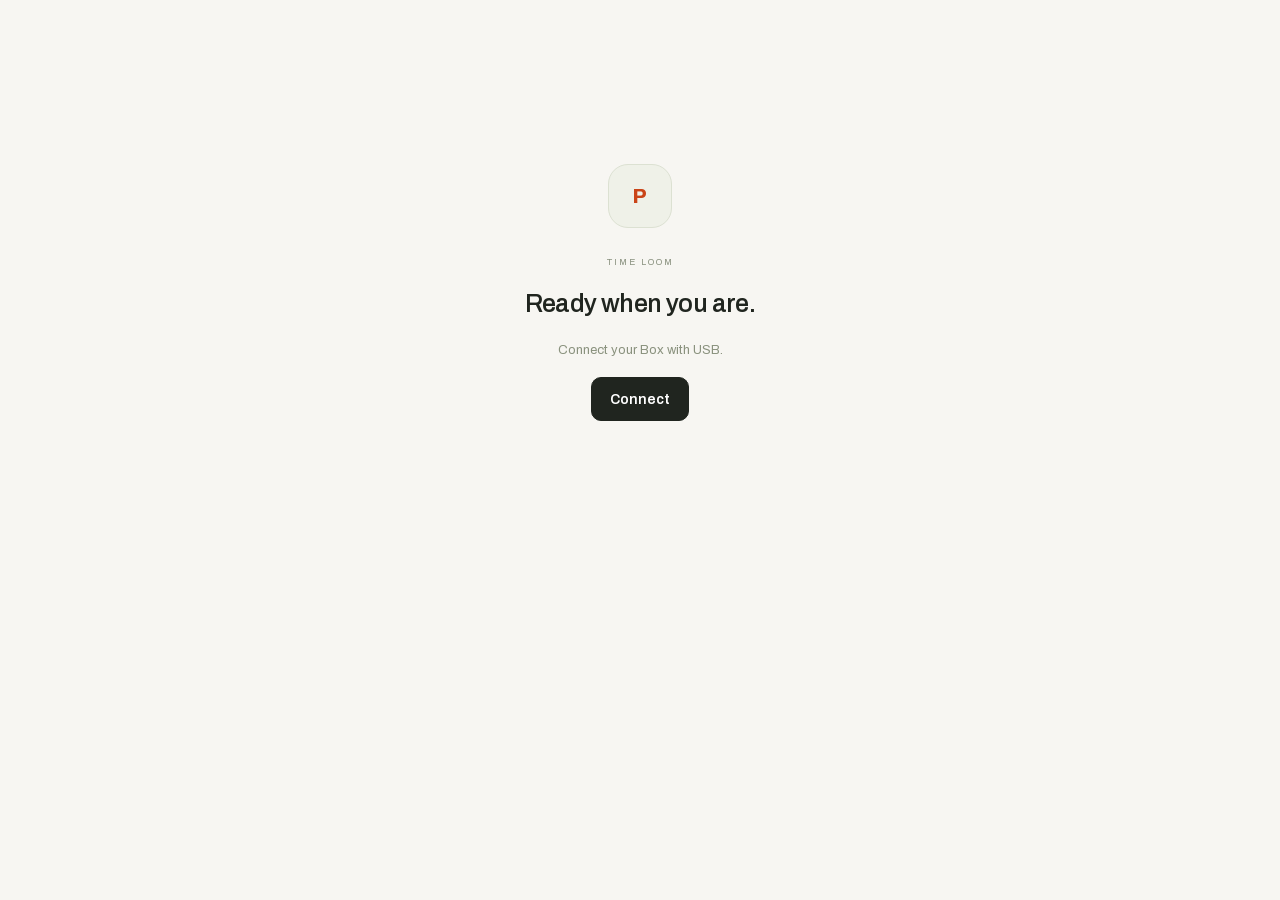
<file: source/controller/mobile/index.html>
<!doctype html>
<html lang="en">
<head>
<meta charset="utf-8">
<meta name="viewport" content="width=device-width, initial-scale=1, viewport-fit=cover">
<title>Box App Controller</title>
<link rel="stylesheet" href="../shared/fonts.css">
<link rel="stylesheet" href="../shared/editor.css">
<link rel="stylesheet" href="mobile.css">
<link rel="stylesheet" href="../shared/app.css">
</head>
<body class="mobile">
  <main id="app"></main>
  <script type="module" src="main.js"></script>
</body>
</html>
</file>
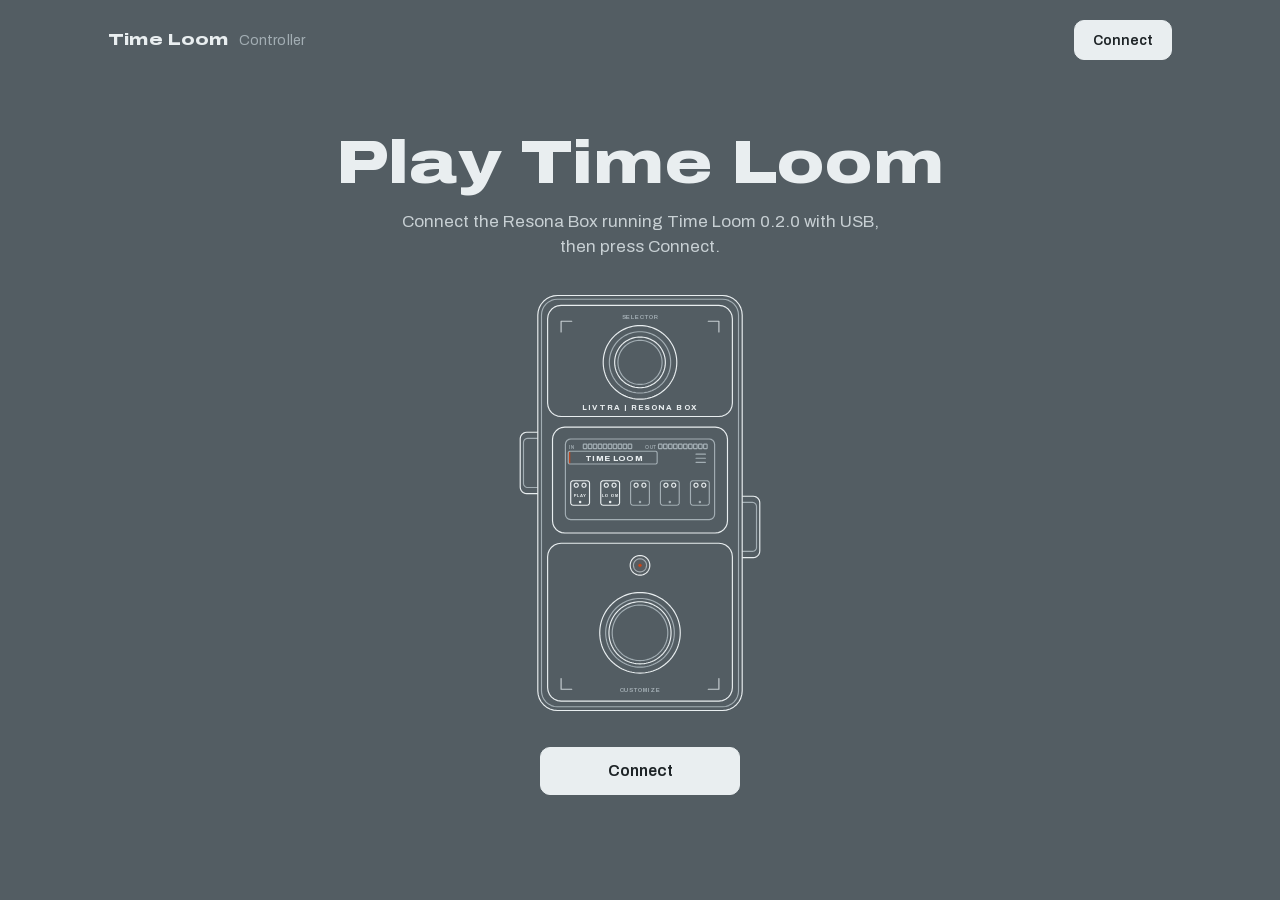
<file: source/controller/web/index.html>
<!doctype html>
<html lang="en">
<head>
<meta charset="utf-8">
<meta name="viewport" content="width=device-width, initial-scale=1">
<meta name="referrer" content="no-referrer">
<title>Box App Controller</title>
<link rel="stylesheet" href="../shared/fonts.css">
<link rel="stylesheet" href="../shared/editor.css">
<link rel="stylesheet" href="../shared/app.css">
</head>
<body class="web">
  <header class="site-head">
    <div class="brand"><span id="brand-name">Box App</span> <small>Controller</small></div>
    <div id="conn"></div>
  </header>
  <main id="app"></main>
  <script src="hairline/kernel.js"></script>
  <script src="hairline/bootstrap.js"></script>
  <script src="hairline/resona.js"></script>
  <script type="module" src="main.js"></script>
</body>
</html>
</file>
<file: source/controller/shared/fonts.css>
/* Archivo and JetBrains Mono, Latin only (SIL OFL 1.1, see fonts/). */
@font-face {
  font-family: 'Archivo';
  font-style: normal;
  font-weight: 300 900;
  font-stretch: 62% 125%;
  font-display: swap;
  src: url(./fonts/font-3.woff2) format('woff2');
  unicode-range: U+0000-00FF, U+0131, U+0152-0153, U+02BB-02BC, U+02C6, U+02DA, U+02DC, U+0304, U+0308, U+0329, U+2000-206F, U+20AC, U+2122, U+2191, U+2193, U+2212, U+2215, U+FEFF, U+FFFD;
}
@font-face {
  font-family: 'JetBrains Mono';
  font-style: normal;
  font-weight: 500;
  font-display: swap;
  src: url(./fonts/font-9.woff2) format('woff2');
  unicode-range: U+0000-00FF, U+0131, U+0152-0153, U+02BB-02BC, U+02C6, U+02DA, U+02DC, U+0304, U+0308, U+0329, U+2000-206F, U+20AC, U+2122, U+2191, U+2193, U+2212, U+2215, U+FEFF, U+FFFD;
}
</file>
<file: source/controller/shared/editor.css>
/*
 * Resona Box editor. Same visual language as the Nexfoot editor: the page is
 * a slate enclosure, the Box is drawn on it in chalk lines, and you edit on a
 * paper sheet laid on top. Colour only tells the five blocks apart.
 */
:root {
  --slate: #535D63;
  --slate-deep: #485157;
  --slate-line: #6A747A;
  --chalk: #E9EEF0;
  --chalk-2: #C8D0D4;
  --chalk-3: #A3AEB4;
  --paper: #F3F5F5;
  --paper-2: #E7EBEC;
  --paper-line: #D3D9DB;
  --graphite: #1E2427;
  --graphite-2: #4C565B;
  --graphite-3: #6A7479;
  --amber: #F5A524;
  --danger: #B4231C;
  --sans: "Archivo", system-ui, -apple-system, "Segoe UI", Roboto, sans-serif;
  --mono: "JetBrains Mono", ui-monospace, "SF Mono", Menlo, Consolas, monospace;
  --ease: cubic-bezier(.32, .72, 0, 1);
  color-scheme: light;
}
* { box-sizing: border-box; }
html, body { margin: 0; }
body {
  min-height: 100vh; display: flex; flex-direction: column;
  background: var(--slate); color: var(--chalk);
  font: 400 15px/1.5 var(--sans); font-variant-numeric: tabular-nums;
  -webkit-font-smoothing: antialiased;
}
button, input, select { font: inherit; color: inherit; }
button { cursor: pointer; }
button:disabled { cursor: default; }
.icon { fill: none; stroke: currentColor; stroke-width: 2; stroke-linecap: round; stroke-linejoin: round; flex: none; }
:focus-visible { outline: 2px solid var(--chalk); outline-offset: 3px; }
.sheet :focus-visible, .dialog :focus-visible, .drawer :focus-visible { outline-color: var(--graphite); }
@media (prefers-reduced-motion: reduce) { *, *::before, *::after { transition-duration: 0s !important; animation-duration: 0s !important; } }

/* ---------- header ---------- */
.site-head { display: flex; align-items: center; gap: 16px; max-width: 1120px; width: 100%; margin: 0 auto; padding: 20px 28px 0; }
.brand { margin-right: auto; display: flex; align-items: baseline; gap: 10px; font-weight: 800; font-stretch: 125%; font-size: 17px; letter-spacing: .01em; }
.brand small { font-weight: 400; font-stretch: 100%; font-size: 14px; color: var(--chalk-3); }
#conn { display: flex; align-items: center; gap: 10px; }
.lang { display: inline-flex; padding: 2px; border: 1px solid var(--slate-line); border-radius: 17px; }
.lang button { height: 28px; padding: 0 11px; border: 0; border-radius: 14px; background: transparent; color: var(--chalk-3); font-size: 13px; font-weight: 600; }
.lang button:hover:not(.on) { color: var(--chalk); }
.lang button.on { background: var(--chalk); color: var(--graphite); }
.conn-pill {
  display: inline-flex; align-items: center; gap: 8px; height: 34px; padding: 0 14px; border-radius: 17px;
  border: 1px solid var(--slate-line); background: transparent; font-size: 14px; font-weight: 600;
}
.conn-pill:hover { background: var(--slate-deep); }
.conn-pill .muted { color: var(--chalk-3); font-weight: 400; }
.dot { width: 8px; height: 8px; border-radius: 50%; background: #7BE0A5; box-shadow: 0 0 8px #7BE0A5; }
#app { flex: 1; display: flex; flex-direction: column; }

/* ---------- shared controls ---------- */
.btn {
  display: inline-flex; align-items: center; justify-content: center; gap: 8px; height: 40px; padding: 0 18px;
  border-radius: 10px; border: 1px solid var(--paper-line); background: var(--paper); color: var(--graphite);
  font-weight: 600; font-size: 14px; white-space: nowrap; transition: background .15s, border-color .15s;
}
.btn:hover:not(:disabled) { border-color: var(--graphite-3); }
.btn:disabled { opacity: .45; }
.btn.primary { background: var(--graphite); border-color: var(--graphite); color: var(--paper); }
.btn.ghost { background: transparent; border-color: transparent; color: var(--graphite-2); }
.btn.ghost:hover:not(:disabled) { background: var(--paper-2); }
.btn.chalk { background: var(--chalk); border-color: var(--chalk); color: var(--graphite); }
.btn.chalk:hover:not(:disabled) { background: #fff; border-color: #fff; }
.btn.quiet { background: transparent; border-color: transparent; color: var(--chalk-2); }
.btn.quiet:hover:not(:disabled) { color: var(--chalk); background: rgba(255,255,255,.08); }
.btn.big { height: 48px; padding: 0 34px; font-size: 16px; }
.text-btn {
  display: inline-flex; align-items: center; gap: 6px; height: 36px; padding: 0 8px; border: 0; border-radius: 8px;
  background: transparent; color: var(--chalk-2); font-weight: 600; font-size: 14px;
}
.text-btn:hover:not(:disabled) { color: var(--chalk); text-decoration: underline; text-underline-offset: 4px; }
.text-btn:disabled { opacity: .4; }
.icon-btn { width: 36px; height: 36px; display: inline-grid; place-items: center; border: 0; border-radius: 10px; background: transparent; color: var(--chalk-2); flex: none; }
.icon-btn.big { width: 44px; height: 44px; }
.icon-btn:hover:not(:disabled) { background: var(--slate-deep); color: var(--chalk); }
.icon-btn:disabled { opacity: .3; }
.drawer .icon-btn, .dialog .icon-btn { color: var(--graphite-2); }
.drawer .icon-btn:hover, .dialog .icon-btn:hover { background: var(--paper-2); color: var(--graphite); }

.hint { margin: 0; font-size: 14px; color: var(--chalk-3); }
.sheet .hint, .dialog .hint, .drawer .hint { color: var(--graphite-3); }
.warn { margin: 0; font-size: 14px; color: #FFD2C9; max-width: 56ch; }
.help { margin: 0; font-size: 13px; color: var(--graphite-3); }
.note { margin: 0; font-size: 14px; color: var(--graphite-2); background: var(--paper-2); border-radius: 10px; padding: 12px 14px; }

.seg { display: inline-flex; gap: 2px; padding: 3px; border-radius: 12px; border: 1px solid var(--slate-line); }
.seg-btn { border: 0; background: transparent; color: var(--chalk-3); height: 34px; padding: 0 16px; border-radius: 9px; font-weight: 600; font-size: 14px; transition: background .2s var(--ease), color .2s; }
.seg-btn:hover:not(:disabled):not(.on) { color: var(--chalk); }
.seg-btn.on { background: var(--chalk); color: var(--graphite); }
.seg.light { border-color: var(--paper-line); background: #fff; }
.seg.light .seg-btn { color: var(--graphite-2); }
.seg.light .seg-btn.on { background: var(--graphite); color: var(--paper); }

.fbox { display: flex; flex-direction: column; gap: 7px; min-width: 0; }
.flabel { display: flex; justify-content: space-between; gap: 8px; font-size: 14px; font-weight: 600; color: var(--graphite-2); }
.counter { font-weight: 400; color: var(--graphite-3); }
.suffix { font-size: 13px; color: var(--graphite-3); }
.select {
  appearance: none; -webkit-appearance: none; height: 42px; min-width: 88px; padding: 0 36px 0 14px;
  border: 1px solid var(--paper-line); border-radius: 10px; background-color: #fff; color: var(--graphite); font-weight: 500;
  background-image: url("data:image/svg+xml,%3Csvg xmlns='http://www.w3.org/2000/svg' width='12' height='12' viewBox='0 0 24 24' fill='none' stroke='%236A7479' stroke-width='2.5' stroke-linecap='round' stroke-linejoin='round'%3E%3Cpath d='M6 9l6 6 6-6'/%3E%3C/svg%3E");
  background-repeat: no-repeat; background-position: right 13px center;
}
.select:hover:not(:disabled) { border-color: var(--graphite-3); }
.select.on-slate { background-color: transparent; color: var(--chalk); border-color: var(--slate-line); font-weight: 600; width: 100%;
  background-image: url("data:image/svg+xml,%3Csvg xmlns='http://www.w3.org/2000/svg' width='12' height='12' viewBox='0 0 24 24' fill='none' stroke='%23C8D0D4' stroke-width='2.5' stroke-linecap='round' stroke-linejoin='round'%3E%3Cpath d='M6 9l6 6 6-6'/%3E%3C/svg%3E"); }
.select.on-slate option { color: var(--graphite); }
.stepper { display: flex; align-items: center; width: 132px; height: 42px; border: 1px solid var(--paper-line); border-radius: 10px; background: #fff; flex: none; }
.stepper:focus-within { border-color: var(--graphite); }
.step-btn { width: 38px; height: 100%; border: 0; background: transparent; color: var(--graphite-2); font-size: 19px; line-height: 1; border-radius: 10px; }
.step-btn:hover:not(:disabled) { background: var(--paper-2); color: var(--graphite); }
.step-btn:disabled { opacity: .25; }
.step-input { flex: 1; min-width: 0; width: 100%; border: 0; background: transparent; text-align: center; font-weight: 700; font-size: 16px; outline: none; color: var(--graphite); }
.text-field {
  height: 46px; width: 100%; padding: 0 14px; border-radius: 10px; border: 1px solid var(--paper-line); background: #fff;
  color: var(--graphite); font-weight: 800; font-stretch: 125%; font-size: 17px; letter-spacing: .06em;
}
.text-field:focus { outline: none; border-color: var(--graphite); }

/* the on/off switch */
.power {
  display: inline-flex; align-items: center; gap: 10px; height: 40px; padding: 0 14px 0 6px; border-radius: 20px;
  border: 1px solid var(--paper-line); background: #fff; color: var(--graphite-2); font-weight: 700; font-size: 14px; flex: none;
}
.power-knob { position: relative; width: 44px; height: 26px; border-radius: 13px; background: var(--paper-2); box-shadow: inset 0 0 0 1px var(--paper-line); transition: background .2s var(--ease); }
.power-knob::after { content: ""; position: absolute; top: 3px; left: 3px; width: 20px; height: 20px; border-radius: 50%; background: #fff; box-shadow: 0 1px 3px rgba(0,0,0,.25); transition: transform .25s var(--ease); }
.power.on .power-knob { background: var(--c, var(--graphite)); box-shadow: none; }
.power.on .power-knob::after { transform: translateX(18px); }
.power.on { color: var(--graphite); }
.power:disabled { opacity: .5; }
.power.small { height: 30px; padding: 0 3px; border: 0; background: transparent; }
.power.small .power-knob { width: 36px; height: 20px; background: transparent; box-shadow: inset 0 0 0 1.5px var(--slate-line); }
.power.small .power-knob::after { top: 3px; left: 3px; width: 14px; height: 14px; background: var(--chalk-3); box-shadow: none; }
.power.small.on .power-knob { background: var(--c); box-shadow: none; }
.power.small.on .power-knob::after { transform: translateX(16px); background: var(--graphite); }

/* ---------- the stage ---------- */
.editor { width: 100%; max-width: 1120px; margin: 0 auto; padding: 10px 28px 140px; display: grid; gap: 8px; }
.stage { position: relative; padding: 0 0 18px; }
.patch { display: flex; align-items: center; gap: 4px 6px; flex-wrap: wrap; margin: 18px 0 0; }
.patch-name {
  position: relative; display: inline-flex; align-items: baseline; gap: 16px; border: 0; background: transparent; color: var(--chalk);
  padding: 2px 10px; border-radius: 12px; min-width: 0; max-width: 100%; text-align: left;
}
.patch-name:hover:not(.off) { background: var(--slate-deep); }
.patch-name { cursor: pointer; }
.patch-name.off { cursor: default; opacity: .7; }
.patch-name:focus-within { outline: 2px solid var(--chalk-3); outline-offset: 2px; }
.patch-caret { align-self: center; display: inline-grid; color: var(--chalk-3); }
/* The native list sits invisibly over the name: clicking the name opens it. */
.patch-select { position: absolute; inset: 0; width: 100%; height: 100%; opacity: 0; cursor: pointer; font-size: 16px; appearance: none; border: 0; }
.patch-select:disabled { cursor: default; }
.patch-num { font-weight: 300; font-stretch: 125%; font-size: clamp(28px, 4.4vw, 46px); color: var(--chalk-3); line-height: 1; }
.patch-title { font-weight: 850; font-stretch: 125%; font-size: clamp(32px, 5.6vw, 62px); letter-spacing: .02em; line-height: 1; overflow: hidden; text-overflow: ellipsis; white-space: nowrap; }
.patch-dirty { position: absolute; top: 2px; right: -2px; width: 11px; height: 11px; border-radius: 50%; background: var(--amber); box-shadow: 0 0 0 3px var(--slate); }
.patch-tools { margin-left: auto; display: flex; align-items: center; gap: 12px; }
.progress { position: absolute; left: 0; right: 0; bottom: 6px; height: 2px; overflow: hidden; border-radius: 1px; }
.progress::after { content: ""; position: absolute; top: 0; bottom: 0; width: 28%; background: var(--chalk); animation: slide 1.1s var(--ease) infinite; }
@keyframes slide { from { left: -28%; } to { left: 100%; } }

.layout { display: grid; grid-template-columns: minmax(220px, 300px) minmax(0, 1fr); gap: 28px; align-items: start; }
.box-col { position: sticky; top: 16px; display: grid; gap: 10px; justify-items: center; }
.fig-hint { text-align: center; font-size: 13px; max-width: 30ch; }
.edit-col { display: grid; gap: 14px; min-width: 0; }
.ro-note { margin: 0; padding: 10px 14px; border-radius: 10px; border: 1px dashed var(--chalk-3); color: var(--chalk); font-size: 14px; }

/* the drawing: crop the 400 x 320 frame to the Box (viewBox x 100..300, y 6..314) */
.fig-crop { position: relative; width: 100%; aspect-ratio: 200 / 308; overflow: hidden; }
.fig-stage {
  position: absolute; left: -50%; top: -1.948%; width: 200%; aspect-ratio: 400 / 320; touch-action: manipulation;
  --hl-plate: var(--slate); --hl-edge: var(--chalk); --hl-mid: var(--chalk-2); --hl-lo: var(--chalk-3);
  --hl-hi: var(--sel, #fff); --hairline-stroke: 1.15;
}
.fig-stage svg { display: block; width: 100%; height: 100%; }
.fig-stage .dot:not(.off):not(.m) { filter: drop-shadow(0 0 3px var(--sel, #fff)); }
.fig-stage .hl-t { fill: var(--chalk-2); stroke: none; font-family: var(--sans); font-weight: 600; letter-spacing: .08em; pointer-events: none; }
.fig-stage .hl-t.lab { font-size: 4.4px; fill: var(--chalk-3); letter-spacing: .14em; }
.fig-stage .hl-t.brand { font-size: 4.8px; font-weight: 750; fill: var(--chalk); letter-spacing: .16em; font-stretch: 112%; }
.fig-stage .hl-t.mini { font-size: 3.2px; fill: var(--chalk-3); }
.fig-stage .hl-t.pnum { font-size: 5.2px; font-weight: 400; fill: var(--chalk-3); letter-spacing: .02em; }
.fig-stage .hl-t.pname { font-size: 5.2px; font-weight: 800; fill: var(--chalk); letter-spacing: .05em; font-stretch: 115%; }
.fig-stage .hl-t.icon { font-size: 2.9px; font-weight: 700; fill: var(--chalk-3); opacity: .6; letter-spacing: .04em; }
.fig-stage .hl-t.icon.on { fill: var(--chalk); opacity: 1; }
.fig-stage .hl-t.icon.sel { fill: var(--sel, #fff); opacity: 1; }
.fig-stage .hl-t.icon.fault { fill: #FFB4A6; }
.fig-stage .meter { fill: var(--chalk-2); }
.fig-stage .meter.hot { fill: #E8C25A; }
.connect-fig { width: min(280px, 70vw); }

/* the chain strip, on slate */
.chain { display: grid; grid-template-columns: repeat(5, minmax(0, 1fr)); gap: 8px; }
.blk { --c: var(--chalk); position: relative; display: grid; grid-template-columns: minmax(0, 1fr) auto; align-items: center; gap: 2px;
  border: 1px solid var(--slate-line); border-radius: 12px; padding: 6px 6px 6px 4px; transition: background .2s, border-color .2s; }
.blk:hover { background: var(--slate-deep); }
.blk.sel { border-color: var(--c); background: var(--slate-deep); box-shadow: inset 0 -3px 0 var(--c); }
.blk-pick { display: flex; align-items: center; gap: 8px; min-width: 0; width: 100%; overflow: hidden; padding: 2px 4px; border: 0; background: transparent; color: var(--chalk); text-align: left; border-radius: 8px; }
.blk-key { flex: none; display: grid; place-items: center; min-width: 28px; height: 28px; padding: 0 5px; border-radius: 8px;
  border: 1.5px solid color-mix(in srgb, var(--c) 70%, var(--slate)); color: var(--chalk); font-weight: 800; font-size: 12px; transition: background .2s, color .2s; }
.blk.lit .blk-key { background: var(--c); border-color: var(--c); color: var(--graphite); }
.blk.fault .blk-key { background: var(--danger); border-color: var(--danger); color: #fff; }
.blk-text { display: grid; min-width: 0; max-width: 100%; overflow: hidden; line-height: 1.25; }
.blk-name { font-weight: 750; font-stretch: 112%; font-size: 13px; letter-spacing: .04em; overflow: hidden; text-overflow: ellipsis; white-space: nowrap; }
/* Two rows: key and switch on top, then the name and model across the full card, so
   the text never runs under the switch. The switch sits over the pick button's corner. */
.blk { grid-template-columns: minmax(0, 1fr) auto; padding: 8px 8px 8px 8px; }
.blk-pick { grid-area: 1 / 1 / 2 / 3; flex-direction: column; align-items: flex-start; gap: 7px; padding: 0; }
.blk .power { grid-area: 1 / 2 / 2 / 3; align-self: start; justify-self: end; position: relative; z-index: 1; margin-top: 4px; }
.blk-sub { font-size: 12px; color: var(--chalk-3); overflow: hidden; text-overflow: ellipsis; white-space: nowrap; }

/* ---------- the block sheet ---------- */
.sheet {
  --c: var(--chalk); position: relative; background: var(--paper); color: var(--graphite);
  border-radius: 6px 6px 18px 18px; box-shadow: 0 30px 60px -28px rgba(10, 16, 20, .55);
}
.sheet::before { content: ""; position: absolute; left: 0; right: 0; top: 0; height: 5px; border-radius: 6px 6px 0 0; background: var(--c); }
.sheet.empty { padding: 56px; text-align: center; color: var(--graphite-3); }
.sheet-head { display: flex; align-items: center; gap: 16px; padding: 26px 28px 20px; flex-wrap: wrap; border-bottom: 1px solid var(--paper-line); }
.key { flex: none; display: grid; place-items: center; width: 52px; height: 52px; border-radius: 14px; background: var(--c); color: var(--graphite); font-weight: 850; font-stretch: 125%; font-size: 24px; }
.key.wide { font-size: 17px; letter-spacing: .04em; }
.sheet-titles { flex: 1; min-width: 180px; }
.sheet-titles h2 { margin: 0; font-weight: 800; font-stretch: 118%; font-size: 26px; line-height: 1.15; }
.sheet-titles p { margin: 4px 0 0; color: var(--graphite-3); font-size: 15px; display: flex; gap: 10px; align-items: center; flex-wrap: wrap; }
.fault-tag { font-size: 12px; font-weight: 700; color: #fff; background: var(--danger); border-radius: 6px; padding: 1px 7px; }
.sheet-body { display: grid; grid-template-columns: minmax(0, 1fr); }
.sheet-main { padding: 4px 28px 28px; min-width: 0; }
.sec { display: grid; gap: 14px; padding: 20px 0; }
.sec + .sec { border-top: 1px solid var(--paper-line); }
.sec:last-child { padding-bottom: 0; }
.sec-title { margin: 0; font-weight: 700; font-size: 16px; }

.model-pick { display: flex; align-items: flex-end; gap: 10px 16px; flex-wrap: wrap; }
.model-pick .fbox { flex: 0 1 380px; }
.model-select { width: 100%; font-weight: 600; font-family: var(--sans); }
.text-btn.dark { color: var(--graphite-2); }
.text-btn.dark:hover:not(:disabled) { color: var(--graphite); }
.btn.small { height: 32px; padding: 0 11px; font-size: 13px; gap: 6px; border-radius: 9px; }

/* the models drawer */
.drawer.wide { width: min(600px, 100vw); gap: 18px; }
.slots { list-style: none; margin: 0; padding: 0; display: grid; gap: 6px; }
.slot { position: relative; display: grid; grid-template-columns: 30px minmax(0, 1fr) auto; align-items: center; gap: 12px;
  padding: 9px 10px 9px 12px; border: 1px solid var(--paper-line); border-radius: 12px; background: #fff; overflow: hidden; }
.slot.empty { background: transparent; border-style: dashed; }
.slot-num { font-size: 13px; font-weight: 700; color: var(--graphite-3); }
.slot-main { display: grid; min-width: 0; line-height: 1.3; }
.slot-name { font-weight: 750; font-stretch: 112%; letter-spacing: .03em; overflow: hidden; text-overflow: ellipsis; white-space: nowrap; }
.slot-empty { color: var(--graphite-3); font-size: 14px; }
.slot-meta { display: flex; align-items: center; gap: 8px; font-size: 12px; color: var(--graphite-3); }
.slot-meta:empty { display: none; }
.badge { font-size: 11px; font-weight: 700; padding: 0 6px; border-radius: 6px; background: var(--paper-2); color: var(--graphite-2); }
.badge.old { background: #FCEBD2; color: #7A4A08; }
.slot-actions { display: flex; gap: 4px; }
.slot-actions .hidden-slot { visibility: hidden; }
.slot-progress { position: absolute; left: 0; right: 0; bottom: 0; height: 3px; background: var(--paper-2); }
.slot-progress span { position: absolute; left: 0; top: 0; bottom: 0; background: var(--graphite); transition: width .15s; }

.params { display: grid; grid-template-columns: repeat(auto-fill, minmax(260px, 1fr)); gap: 18px 26px; }
.param { display: grid; gap: 8px; min-width: 0; }
.param-head { display: flex; align-items: baseline; justify-content: space-between; gap: 8px; }
.param-read { font-weight: 700; font-size: 15px; white-space: nowrap; }
.param-ctl { display: flex; align-items: center; gap: 12px; }
.param .stepper { width: 116px; height: 38px; }
.param .step-btn { width: 32px; }
.param.toggle, .param.choice { align-content: start; }
.param.choice .select { width: 140px; }
.range { flex: 1; min-width: 0; -webkit-appearance: none; appearance: none; height: 28px; background: transparent; margin: 0; }
.range::-webkit-slider-runnable-track { height: 4px; border-radius: 2px; background: var(--paper-line); }
.range::-moz-range-track { height: 4px; border-radius: 2px; background: var(--paper-line); }
.range::-webkit-slider-thumb { -webkit-appearance: none; width: 20px; height: 20px; margin-top: -8px; border-radius: 50%; background: var(--graphite); border: 3px solid #fff; box-shadow: 0 0 0 1px var(--graphite-3); }
.range::-moz-range-thumb { width: 14px; height: 14px; border-radius: 50%; background: var(--graphite); border: 3px solid #fff; box-shadow: 0 0 0 1px var(--graphite-3); }
.range:focus-visible { outline: none; }
.range:focus-visible::-webkit-slider-thumb { box-shadow: 0 0 0 3px var(--c); }
.range:disabled { opacity: .5; }

/* live panel */
.live { display: grid; gap: 12px; }
.rx-head { display: flex; align-items: center; gap: 8px; }
.rx-led { width: 8px; height: 8px; border-radius: 50%; background: var(--paper-line); flex: none; }
.rx-led.live { background: #2E9E5B; box-shadow: 0 0 6px #7BE0A5; }
.preview-title { margin: 0; font-weight: 700; font-size: 16px; }
.meter-row { display: grid; grid-template-columns: 6ch minmax(0, 1fr) 4.5ch; gap: 10px; align-items: center; font-size: 13px; }
.meter-label { color: var(--graphite-2); font-weight: 600; }
.meter { position: relative; height: 8px; border-radius: 4px; background: var(--paper-2); overflow: hidden; }
.meter-fill { position: absolute; left: 0; top: 0; bottom: 0; background: var(--graphite-2); border-radius: 4px; transition: width .4s var(--ease); }
.meter-fill.hot { background: var(--danger); }
.meter-peak { position: absolute; top: 0; bottom: 0; width: 2px; background: var(--amber); transition: left .4s var(--ease); }
.meter-val { text-align: right; font-weight: 700; }
.info { display: grid; grid-template-columns: auto 1fr; gap: 10px 20px; margin: 0; }
.info dt { color: var(--graphite-3); }
.info dd { margin: 0; font-weight: 600; overflow-wrap: anywhere; }
.info.small { gap: 6px 14px; font-size: 13px; }

/* ---------- save bar ---------- */
.savebar {
  position: fixed; left: 50%; bottom: 24px; z-index: 15; display: flex; align-items: center; gap: 6px;
  padding: 8px 8px 8px 22px; border-radius: 16px; background: var(--graphite); color: var(--chalk);
  box-shadow: 0 20px 44px rgba(8, 12, 14, .45); width: max-content; max-width: calc(100vw - 32px);
  transform: translate(-50%, 160%); opacity: 0; transition: transform .45s var(--ease), opacity .3s; pointer-events: none;
}
.savebar.show { transform: translate(-50%, 0); opacity: 1; pointer-events: auto; }
.savebar-text { font-weight: 600; margin-right: 10px; }
.savebar-text::before { content: ""; display: inline-block; width: 8px; height: 8px; border-radius: 50%; background: var(--amber); margin-right: 10px; vertical-align: 1px; }
.savebar-where { font-weight: 400; color: var(--chalk-3); }

/* ---------- connect ---------- */
.connect { flex: 1; width: 100%; max-width: 980px; margin: 0 auto; padding: 40px 28px 72px; display: grid; gap: 28px; align-content: center; justify-items: center; text-align: center; }
.connect-copy { display: grid; gap: 14px; justify-items: center; }
.connect-copy h1 { margin: 0; font-weight: 850; font-stretch: 125%; font-size: clamp(34px, 5.6vw, 60px); line-height: 1.02; letter-spacing: .01em; max-width: 16ch; }
.connect-copy p { margin: 0; color: var(--chalk-2); font-size: 17px; max-width: 48ch; }
.connect-actions { display: flex; align-items: center; gap: 14px; flex-wrap: wrap; justify-content: center; }
.ports { display: grid; gap: 12px; width: min(440px, 100%); text-align: left; border-top: 1px solid var(--slate-line); padding-top: 18px; }
.ports .flabel { color: var(--chalk-2); }
.ports .btn { justify-self: start; }

/* ---------- overlays (paper) ---------- */
.scrim { position: fixed; inset: 0; z-index: 20; display: grid; place-items: center; padding: 16px; background: rgba(28, 34, 38, .55); animation: fade .16s; }
.scrim.right { place-items: stretch end; padding: 0; }
@keyframes fade { from { opacity: 0; } }
.dialog { width: min(460px, 100%); max-height: calc(100vh - 32px); overflow: auto; background: var(--paper); color: var(--graphite); border-radius: 18px; padding: 26px; display: grid; gap: 16px; box-shadow: 0 30px 70px rgba(0,0,0,.35); }
.dialog.wide { width: min(760px, 100%); }
.dialog h2 { margin: 0; font-weight: 800; font-stretch: 115%; font-size: 21px; }
.dialog p { margin: 0; color: var(--graphite-2); }
.dialog-head { display: flex; align-items: center; justify-content: space-between; }
.dialog-actions { display: flex; justify-content: flex-end; gap: 8px; flex-wrap: wrap; }
.pick-grid { display: grid; grid-template-columns: repeat(auto-fill, minmax(176px, 1fr)); gap: 8px; }
.pick { position: relative; display: flex; align-items: baseline; gap: 10px; min-width: 0; padding: 11px 13px; border-radius: 10px; border: 1px solid var(--paper-line); background: #fff; color: var(--graphite); text-align: left; }
.pick:hover { border-color: var(--graphite-3); }
.pick.on { background: var(--graphite); border-color: var(--graphite); color: var(--paper); }
.pick.empty { background: transparent; border-style: dashed; }
.pick-num { font-size: 13px; color: var(--graphite-3); flex: none; }
.pick.on .pick-num { color: var(--chalk-3); }
.pick-name { font-weight: 700; font-stretch: 115%; letter-spacing: .03em; overflow: hidden; text-overflow: ellipsis; white-space: nowrap; }
.pick-empty { color: var(--graphite-3); font-size: 13px; }
.pick-live { position: absolute; top: -8px; right: 8px; font-size: 11px; font-weight: 700; padding: 0 6px; border-radius: 6px; background: #2E9E5B; color: #fff; }

.drawer { width: min(420px, 100vw); height: 100%; overflow: auto; background: var(--paper); color: var(--graphite); padding: 22px 26px; display: flex; flex-direction: column; gap: 24px; }
.drawer-head { display: flex; align-items: center; justify-content: space-between; }
.drawer-head h2 { margin: 0; font-weight: 800; font-stretch: 115%; font-size: 21px; }
.drawer > .btn { align-self: flex-start; }
.log summary { cursor: pointer; color: var(--graphite-2); }
.log-list { margin-top: 10px; max-height: 50vh; overflow: auto; font: 11px/1.55 var(--mono); background: var(--paper-2); border-radius: 10px; padding: 8px 0; }
.log-line { display: grid; grid-template-columns: 66px 26px 1fr; gap: 6px; padding: 1px 12px; }
.log-line code { overflow-wrap: anywhere; }

.toast {
  position: fixed; left: 50%; top: 20px; z-index: 30; transform: translate(-50%, -14px); opacity: 0; pointer-events: none;
  max-width: min(520px, calc(100vw - 32px)); padding: 11px 18px; border-radius: 12px; background: var(--paper); color: var(--graphite);
  font-weight: 600; font-size: 14px; box-shadow: 0 14px 34px rgba(0,0,0,.3); transition: opacity .2s, transform .3s var(--ease);
}
.toast.show { opacity: 1; transform: translate(-50%, 0); }
.toast.ok::before { content: ""; display: inline-block; width: 8px; height: 8px; border-radius: 50%; background: #2E9E5B; margin-right: 10px; vertical-align: 1px; }
.toast.error { background: #FCE9E6; color: #7A1712; }

/* ---------- smaller screens ---------- */
@media (max-width: 1000px) {
  .sheet-body { grid-template-columns: 1fr; }
}
@media (max-width: 860px) {
  .layout { grid-template-columns: 1fr; gap: 14px; }
  .box-col { position: static; }
  .box-col .fig-crop { width: min(230px, 60vw); }
  .chain { grid-template-columns: repeat(5, minmax(0, 1fr)); }
  .blk { grid-template-columns: minmax(0, 1fr); justify-items: center; padding: 6px 2px; }
  .blk-pick { grid-area: auto; align-items: center; gap: 4px; padding: 2px; text-align: center; }
  .blk .power { grid-area: auto; justify-self: center; margin-top: 2px; }
  .blk-text { justify-items: center; width: 100%; }
  .blk-sub { display: none; }
}
@media (max-width: 640px) {
  body { font-size: 14px; }
  .site-head { padding: 16px 16px 0; gap: 10px; }
  .brand { font-size: 16px; white-space: nowrap; }
  .brand small, .conn-pill .muted { display: none; }
  .conn-pill { padding: 0 12px; white-space: nowrap; }
  .box-col .fig-crop { width: min(190px, 52vw); }
  .editor { padding: 6px 16px 130px; }
  .connect { padding: 28px 16px 60px; }
  .patch { gap: 6px 0; margin-top: 10px; }
  .patch .icon-btn.big { width: 36px; }
  .patch-name { flex: 1 1 0; padding: 2px 4px; gap: 10px; justify-content: center; }
  .patch-num { font-size: 20px; }
  .patch-title { font-size: 25px; letter-spacing: .01em; }
  .patch-tools { flex: 1 1 100%; justify-content: space-between; }
  .blk-name { font-size: 11px; letter-spacing: .02em; }
  .blk-key { min-width: 24px; height: 24px; font-size: 11px; }
  .sheet-head { padding: 22px 18px 18px; gap: 12px; }
  .key { width: 44px; height: 44px; font-size: 20px; }
  .sheet-titles h2 { font-size: 22px; }
  .sheet-main { padding: 4px 18px 22px; }
  .params { grid-template-columns: 1fr; }
  .model-pick .fbox { flex: 1 1 100%; }
  .slot { grid-template-columns: 26px minmax(0, 1fr); }
  .slot-actions { grid-column: 2; }
  .savebar { left: 12px; right: 12px; bottom: 12px; width: auto; transform: translateY(160%); padding-left: 16px; }
  .savebar.show { transform: none; }
  .savebar-text { flex: 1; }
  .savebar-where { display: none; }
  .pick-grid { grid-template-columns: 1fr 1fr; }
}
</file>
<file: source/controller/mobile/mobile.css>
/* Mobile control surface. Host navigation lives outside the package. */
:root{--slate:#f7f6f2;--slate-deep:#eeede7;--slate-line:#dadbd4;--chalk:#20251f;--chalk-2:#62685e;--chalk-3:#797e74;--paper:#fff;--paper-2:#f2f3ed;--paper-line:#e5e6de;--graphite:#20251f;--graphite-2:#62685e;--graphite-3:#797e74;--amber:#ce5b32;--c:#ce5b32;color-scheme:light}
html{height:100%;overscroll-behavior:none;scrollbar-width:none}body{min-height:100%;background:#f7f6f2;color:#20251f;-webkit-tap-highlight-color:transparent;user-select:none}body::-webkit-scrollbar{display:none}button,input,select{touch-action:manipulation}input{user-select:text}button{min-height:44px}#conn,.site-head{display:none!important}#app{display:block;width:100%;max-width:680px;margin:auto} .editor.mobile-editor{max-width:none;padding:12px 20px 88px;margin:0;display:block}.stage{margin:0;padding:0;position:relative}.stage .patch{margin:0;padding:0 0 22px;gap:4px;flex-wrap:nowrap;border-bottom:1px solid #dedfd7}.patch-name{display:grid;grid-template-columns:40px minmax(0,1fr) 18px;gap:10px;flex:1;min-width:0;padding:12px 4px;border-radius:10px}.patch-name::before{content:"CURRENT PRESET";grid-column:2;font-size:9px;letter-spacing:1.4px;color:#797e74;font-weight:600;line-height:12px}.patch-num{grid-column:1;grid-row:1/3;align-self:center;font-family:var(--mono);font-size:22px;font-weight:400;letter-spacing:-1px;color:#a1a69a}.patch-title{grid-column:2;grid-row:2;font-size:20px;font-weight:650;letter-spacing:-.5px;font-stretch:normal;line-height:26px}.patch-caret{grid-column:3;grid-row:1/3;color:#777e71}.patch-caret svg{width:16px}.patch .icon-btn{width:36px;min-width:36px;min-height:48px;background:transparent}.patch-tools{display:none}.patch-dirty{width:5px;height:5px;top:8px;right:4px;box-shadow:none}.progress{height:2px;bottom:0;top:auto;background:#ce5b32}
.signal-caption{display:flex;justify-content:space-between;margin:24px 0 13px;font-size:10px;letter-spacing:1.4px;font-weight:600;color:#7d8276}.live-status{letter-spacing:0;text-transform:none;font-weight:400}.chain{display:grid;grid-template-columns:repeat(5,minmax(0,1fr));gap:8px;position:relative;margin:0 0 23px}.chain:before{content:"";position:absolute;top:24px;left:18px;right:18px;height:1px;background:#dcded5}.blk{border:none;padding:0;display:flex;flex-direction:column;position:relative;background:transparent;box-shadow:none;overflow:visible}.blk:hover,.blk.sel{background:transparent;border:none;box-shadow:none}.blk-pick{display:flex;flex-direction:column;align-items:center;gap:8px;padding:0;width:100%;min-height:72px;border-radius:14px;color:#72786a}.blk-key{border:1px solid #dcded5;background:#f7f6f2;color:#858b7f;width:46px;height:46px;border-radius:14px;font-size:14px;min-width:46px;font-weight:650;transition:background .15s,color .15s}.blk.sel .blk-key{background:#252c24;border-color:#252c24;color:#fff;box-shadow:0 3px 8px #232b2415}.blk.lit:not(.sel) .blk-key{background:#fff;border-color:#b4baac;color:#252c24}.blk-text{display:block;width:100%;text-align:center}.blk-name{font-size:9px;font-stretch:normal;letter-spacing:.4px;font-weight:600}.blk.sel .blk-name{color:#252c24}.blk-sub{display:none}.chain-dot{position:absolute;right:calc(50% - 22px);top:0;width:7px;height:7px;border-radius:50%;background:#c6cbbf;border:2px solid #f7f6f2}.blk.lit .chain-dot{background:#ce5b32}.blk.fault .chain-dot{background:#b4231c}
.sheet{margin:0;border:1px solid #e6e8df;border-radius:20px;box-shadow:0 3px 10px #29332204;overflow:hidden;background:#fff;border-top:1px solid #e6e8df}.sheet-head{padding:20px 18px;gap:12px;display:flex;align-items:center;border-bottom:1px solid #eff0e9;background:#fff;flex-wrap:nowrap}.sheet-head>.key{height:32px;min-width:4px;width:4px;padding:0;border-radius:3px;background:var(--c);color:transparent;font-size:0}.sheet-titles{min-width:0;flex:1}.sheet-titles h2{font-size:21px;letter-spacing:-.5px;font-stretch:normal;line-height:1.2;font-weight:650;margin:0}.sheet-titles p{display:none}.power{border:0;background:transparent;min-width:48px;padding:0;min-height:44px;height:44px;gap:0;flex:none}.power-text{display:none}.power-knob{width:46px;height:28px;background:#e8ebe1;box-shadow:none;border-radius:14px}.power-knob:after{width:22px;height:22px;top:3px;left:3px;box-shadow:0 1px 3px #0002}.power.on .power-knob{background:#ce5b32}.power.on .power-knob:after{transform:translateX(18px)}.sheet-body{display:block;padding:0}.sheet-main{padding:0;display:block}.sec{padding:18px;margin:0;border:0}.sec+.sec{border-top:1px solid #eff0e9}.sec h3{display:none}.params{display:flex;flex-direction:column;gap:12px}.param{display:block;padding:0 0 4px}.param-head{margin:0 0 2px;min-height:20px}.flabel{font-size:10px;font-weight:600;letter-spacing:1px;color:#7b8174}.param-read{font-family:var(--mono);font-size:12px;font-weight:400;color:#252c24}.param-ctl{display:flex;gap:12px;align-items:center;min-height:48px}.range{height:44px;min-width:0;flex:1;accent-color:#ce5b32}.range::-webkit-slider-runnable-track{height:3px;background:#e0e4d9}.range::-webkit-slider-thumb{appearance:none;-webkit-appearance:none;width:23px;height:23px;border:5px solid #fff;background:#ce5b32;box-shadow:0 0 0 1px #d9dece,0 2px 5px #27302118;margin-top:-10px}.stepper{width:104px;height:44px;border:0;background:#f6f7f2;border-radius:10px}.step-input{font-family:var(--mono);font-size:12px;font-weight:500}.step-btn{width:30px;min-width:30px;min-height:44px;font-size:18px;color:#757e6c}.sheet .help{display:none}.model-pick{display:block}.model-pick .fbox{margin:0;display:block}.model-select{margin-top:8px;width:100%;height:46px;border-radius:10px;background:#f6f7f2;border:1px solid #e5e8dc;font-size:14px;color:#252c24}.live-foot{display:flex;align-items:center;justify-content:center;gap:6px;margin:20px 0 0;font-size:10px;color:#929888}.live-dot{width:4px;height:4px;border-radius:50%;background:#9da793}
.savebar{position:fixed;bottom:12px;left:16px;right:16px;max-width:648px;margin:auto;transform:translateY(120px);width:auto;min-height:58px;padding:8px 12px;border-radius:14px;background:#272e26;box-shadow:0 4px 18px #0002;gap:8px}.savebar.show{transform:translateY(0)}.savebar-text{font-size:11px;font-weight:500;color:#fff;flex:1}.savebar-text:before{width:5px;height:5px;background:#e19169}.savebar-where{display:none}.savebar .btn{height:40px;min-height:44px;font-size:12px;padding:0 12px}.savebar .btn.quiet{color:#c9d0c3}.savebar .btn.chalk{background:#fff;color:#252c24;border:0;border-radius:9px}.savebar[aria-hidden=true]{visibility:hidden}
.mobile-empty{min-height:65vh;display:flex;flex-direction:column;justify-content:center;align-items:center;text-align:center;padding:32px;gap:16px}.empty-mark{width:64px;height:64px;border:1px solid #dce1d2;border-radius:20px;display:grid;place-items:center;background:#eff1e8;color:#8e9881;margin-bottom:12px}.eyebrow{font-size:9px;letter-spacing:2px;color:#88907e}.mobile-empty h1{font-size:25px;letter-spacing:-.6px;font-weight:550;margin:0}.mobile-empty p{font-size:13px;line-height:1.7;color:#8a927e;margin:0;max-width:260px}.mobile-empty .connection-error{color:#ad482c}.loading-bars{display:flex;align-items:center;gap:4px;height:30px}.loading-bars i{width:3px;height:14px;background:#a6b19b;border-radius:3px;animation:pulse 1s ease-in-out infinite alternate}.loading-bars i:nth-child(2){animation-delay:.1s}.loading-bars i:nth-child(3){animation-delay:.2s}.loading-bars i:nth-child(4){animation-delay:.3s}.loading-bars i:nth-child(5){animation-delay:.4s}@keyframes pulse{to{height:26px;background:#ce5b32}}
.dialog{width:calc(100% - 32px);max-width:420px;border-radius:20px;padding:24px}.dialog h2{font-size:22px}.dialog p{font-size:14px}.dialog .actions{gap:8px;flex-wrap:wrap}.scrim{backdrop-filter:blur(4px)}#toast{bottom:78px;font-size:12px;max-width:calc(100% - 32px)}
@media(min-width:600px){.editor.mobile-editor{padding:20px 28px 88px}.params{display:grid;grid-template-columns:1fr 1fr;gap:20px}.chain{gap:24px}.sheet-head{padding:24px}}
@media(max-width:350px){.editor.mobile-editor{padding-left:12px;padding-right:12px}.chain{gap:4px}.sheet-head{padding:16px 12px}.sheet-titles h2{font-size:19px}.stepper{width:92px}.sec{padding:14px}}
.sheet::before{display:none}.sec:last-child{padding-bottom:18px}.param.toggle{display:flex;justify-content:space-between;align-items:center;gap:12px}.param.toggle .seg{flex:none}.param.toggle .seg-btn{min-width:48px;min-height:44px;height:44px;font-size:12px;padding:0 12px}
/* Keep increment/decrement and preset navigation comfortable for fingers. */
.patch .icon-btn{width:44px;min-width:44px}.stepper{width:132px;flex:none}.step-btn{width:44px;min-width:44px;flex:none}.step-input{min-width:0}.blk-pick:focus-visible{outline:2px solid #ce5b32;outline-offset:3px}
/* Website toasts used top positioning; never pin both top and bottom in the app. */
#toast{position:fixed;top:12px;bottom:auto;left:16px;right:16px;max-width:none;width:auto;height:auto;min-height:0;transform:translateY(-8px);padding:12px 16px;border-radius:12px;font-size:12px;line-height:1.5;pointer-events:none}#toast.show{transform:translateY(0)}
.param .stepper{width:144px;height:44px}.param .step-input{padding:0;min-width:0;font-size:12px}
/* Searchable profile sheet; stays inside the controller's foreground session. */
.profile-trigger{margin-top:8px;width:100%;min-height:52px;display:flex;align-items:center;gap:12px;padding:10px 14px;border:1px solid #e2e6d8;border-radius:12px;background:#f6f7f2;color:#252c24;text-align:left}.profile-trigger-number{font:12px var(--mono);color:#919986}.profile-trigger-name{flex:1;min-width:0;overflow:hidden;text-overflow:ellipsis;white-space:nowrap;font-size:14px;font-weight:550}.profile-trigger svg{color:#858e78}.profile-backdrop{position:fixed;inset:0;z-index:80;background:#1e261d55;backdrop-filter:blur(3px);display:flex;align-items:flex-end;justify-content:center}.profile-sheet{background:#f7f6f2;width:100%;max-width:560px;height:min(82dvh,640px);max-height:calc(100% - 20px);border-radius:24px 24px 0 0;box-shadow:0 -10px 40px #17201518;display:flex;flex-direction:column;overflow:hidden;padding-bottom:env(safe-area-inset-bottom,0px);animation:profile-rise .2s ease-out}.sheet-grip{height:4px;width:34px;border-radius:3px;background:#d1d7c8;flex:none;margin:10px auto 4px}.profile-heading{display:flex;align-items:center;justify-content:space-between;padding:16px 22px 18px;gap:12px}.profile-heading .eyebrow{font-size:9px;letter-spacing:1.7px}.profile-heading h2{margin:5px 0 0;font-size:23px;font-weight:600;letter-spacing:-.6px}.profile-close{width:44px;height:44px;display:grid;place-items:center;border:0;border-radius:50%;background:#ecefe4;color:#606b54;flex:none}.profile-search-wrap{padding:0 20px 16px}.profile-search{display:block;width:100%;height:46px;border:1px solid #e0e5d7;border-radius:12px;background:#fff;padding:0 14px;font-size:14px;color:#252c24;outline-offset:2px}.profile-search::placeholder{color:#8c9580}.profile-options{overflow-y:auto;overscroll-behavior:contain;flex:1;min-height:0;padding:0 16px 18px;scrollbar-width:thin;scrollbar-color:#c6cdbb transparent}.profile-row{width:100%;display:flex;align-items:center;gap:14px;min-height:56px;padding:12px;border:0;border-bottom:1px solid #e4e8dc;border-radius:0;background:transparent;color:#252c24;text-align:left}.profile-row.selected{background:#eaf0df;border-radius:12px;border-color:transparent}.profile-row:active:not(:disabled){background:#e5eadc}.profile-number{font:12px var(--mono);color:#939d86;min-width:24px}.profile-name{flex:1;min-width:0;font-size:14px;font-weight:500;overflow-wrap:anywhere}.profile-check{width:22px;text-align:center;color:#ce5b32;font-size:17px;font-weight:600}.profile-row:disabled{opacity:.4}.profile-no-results{text-align:center;padding:28px 12px;color:#8c9580;font-size:13px}@keyframes profile-rise{from{transform:translateY(24px);opacity:.4}to{transform:translateY(0);opacity:1}}
</file>
<file: source/controller/shared/app.css>
/* What a Box App controller adds to the Resona Box editor styles: pads, the XY surface,
   read-only values and the live meters. Loaded after editor.css (and mobile.css on phones). */

.patch-name.off { cursor: default; opacity: 1; }
.patch-name.off:hover { background: transparent; }
.sec { gap: 22px; }
.blk-pick { cursor: pointer; }

/* pads: hold to play */
.pads { display: grid; grid-template-columns: repeat(var(--n, 2), minmax(0, 1fr)); gap: 10px; }
.pads.n1 { --n: 1; } .pads.n2 { --n: 2; } .pads.n3 { --n: 3; } .pads.n4 { --n: 4; }
.pad {
  position: relative; min-height: 84px; border: 1px solid var(--paper-line); border-radius: 14px; background: #fff;
  color: var(--graphite); font-weight: 750; font-stretch: 112%; font-size: 14px; letter-spacing: .05em;
  display: grid; place-items: center; touch-action: none; user-select: none; -webkit-user-select: none;
  transition: background .08s, color .08s, transform .08s var(--ease), border-color .15s;
}
.pad:hover { border-color: var(--graphite-3); }
.pad.down { background: var(--c, var(--graphite)); border-color: var(--c, var(--graphite)); color: var(--graphite); transform: scale(.97); }
.pad-label { padding: 0 10px; text-align: center; overflow-wrap: break-word; line-height: 1.2; }
.pad kbd { position: absolute; top: 8px; right: 10px; font: 500 11px var(--mono); color: var(--graphite-3); }
.pad.down kbd { color: var(--graphite); }
.pad:focus-visible { outline: 2px solid var(--graphite); outline-offset: 3px; }

/* the XY surface */
.xy-param { grid-column: 1 / -1; }
.xy {
  position: relative; aspect-ratio: 5 / 2; min-height: 200px; border-radius: 14px; background: var(--paper-2);
  border: 1px solid var(--paper-line); touch-action: none; cursor: crosshair; overflow: hidden;
  background-image: linear-gradient(var(--paper-line) 1px, transparent 1px), linear-gradient(90deg, var(--paper-line) 1px, transparent 1px);
  background-size: 25% 25%; background-position: -1px -1px;
}
.xy:focus-visible { outline: 2px solid var(--graphite); outline-offset: 3px; }
.xy-dot {
  position: absolute; width: 30px; height: 30px; margin: -15px 0 0 -15px; border-radius: 50%;
  background: var(--c, var(--graphite)); border: 4px solid #fff; box-shadow: 0 0 0 1px var(--graphite-3), 0 6px 16px rgba(0,0,0,.18);
  pointer-events: none; transition: left .06s linear, top .06s linear;
}
.xy.down .xy-dot { transition: none; width: 38px; height: 38px; margin: -19px 0 0 -19px; }

/* what the App decided */
.param.readout { display: flex; align-items: baseline; justify-content: space-between; gap: 12px; padding: 12px 14px; border-radius: 10px; background: var(--paper-2); }
.readout-val { font-weight: 800; font-stretch: 118%; font-size: 17px; letter-spacing: .04em; }

/* live meters next to the page strip (mobile) */
.live-meter { display: inline-flex; align-items: center; gap: 6px; font-size: 9px; letter-spacing: 1px; }
.live-meter b { font-weight: 600; color: #a1a69a; }
.live-meter i { width: 34px; height: 4px; border-radius: 2px; background: linear-gradient(90deg, var(--accent) calc(var(--m, 0) * 100%), #e2e4dc 0); transition: background .1s; }

/* the web page */
.web .patch-title { font-size: clamp(32px, 5.6vw, 62px); }
.web .chain { grid-template-columns: repeat(var(--pages, 5), minmax(0, 1fr)); }
.web .blk { grid-template-columns: minmax(0, 1fr); }
.web .connect-actions .btn.big { min-width: 200px; }

/* the phone */
.mobile .patch-name { grid-template-columns: minmax(0, 1fr); }
.mobile .patch-name::before { content: "BOX APP"; grid-column: 1; }
.mobile .patch-title { grid-column: 1; }
.mobile .signal-caption { align-items: center; }
.mobile .empty-mark { font-weight: 800; font-size: 20px; color: var(--accent); }
.mobile .pad { min-height: 92px; border-color: #e2e6d8; background: #f6f7f2; font-stretch: normal; font-weight: 650; font-size: 12px; letter-spacing: .02em; }
.mobile .pad-label { padding: 0 4px; }
.mobile .pads.n4 { gap: 6px; }
.mobile .pads.n4 .pad { font-size: 10.5px; letter-spacing: 0; }
.mobile .pad.down { background: var(--accent); border-color: var(--accent); color: #fff; }
.mobile .xy { aspect-ratio: 1 / 1; max-height: none; background-color: #f6f7f2; border-color: #e5e8dc; }
.mobile .xy-dot { background: var(--accent); }
.mobile .param.readout { background: #f6f7f2; }
.mobile .readout-val { font-stretch: normal; font-weight: 650; font-size: 15px; }
.mobile .param.choice .seg { display: flex; }
.mobile .param.choice .seg-btn { flex: 1; min-height: 44px; height: 44px; font-size: 12px; padding: 0 8px; }
.mobile .param.choice .select { width: 100%; height: 46px; background-color: #f6f7f2; border-color: #e5e8dc; }
.mobile .seg.light .seg-btn.on { background: #252c24; }
.mobile .param-head { align-items: center; }
.mobile .param + .param { margin-top: 4px; }
.mobile .sec { display: grid; gap: 18px; }
.mobile .chain.few { grid-template-columns: repeat(var(--pages), minmax(0, 1fr)); }
</file>
